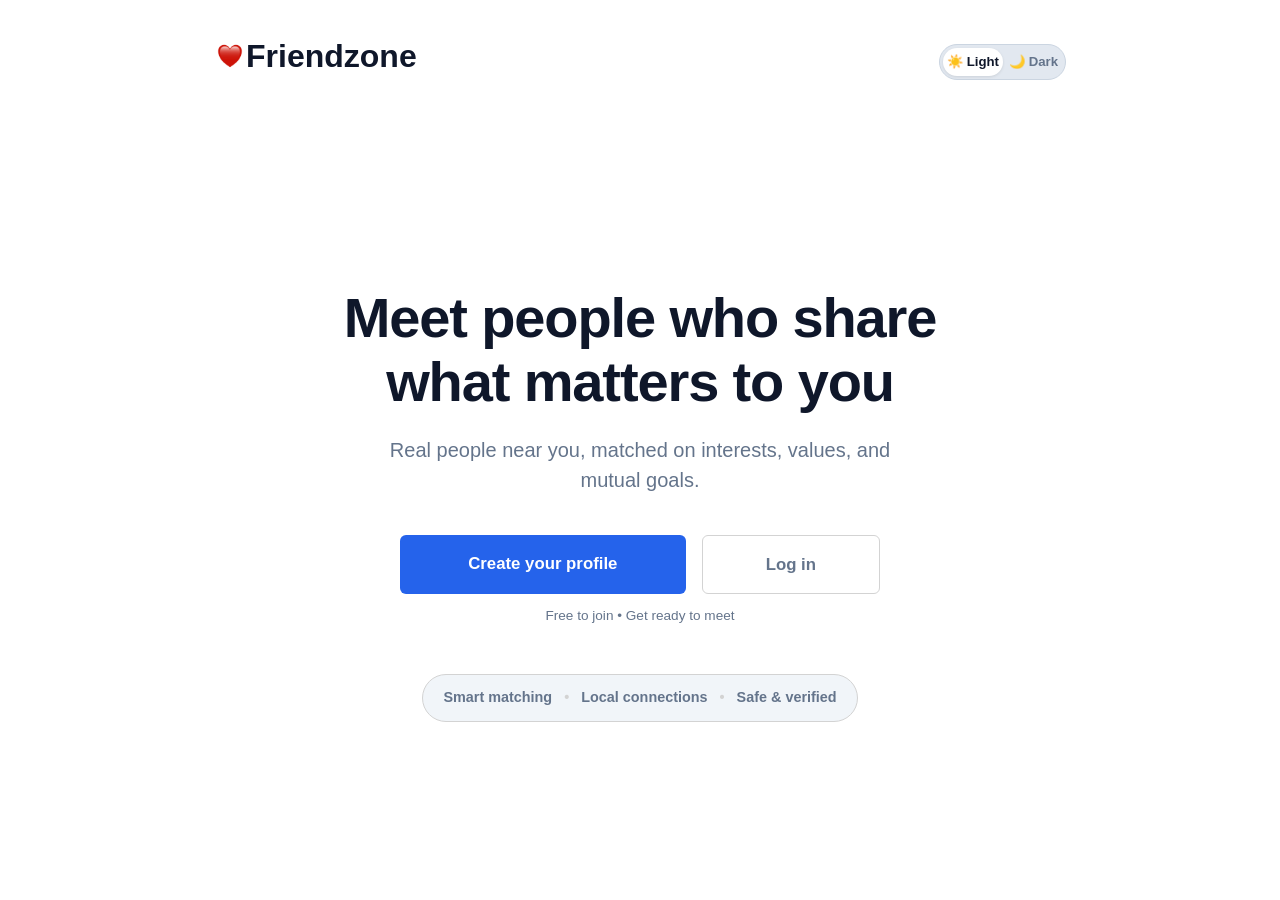
<file: index.html>
<!DOCTYPE html>
<html lang="en">
<head>
  <meta charset="UTF-8">
  <meta name="viewport" content="width=device-width, initial-scale=1.0">
  <title>Welcome page</title>
  <link rel="stylesheet" href="styles.css">
  <link rel="stylesheet" href="index.css">
</head>
<body>
  <input type="checkbox" id="theme-toggle" class="theme-toggle-checkbox" aria-label="theme toggle">

  <div class="page-container main-page-container">
    <header class="top-bar">
      <div class="brand">
        <img src="images/logo.png.webp" alt="logo" class="brand-logo">
        <span class="brand-name">Friendzone</span>
      </div>

      <label for="theme-toggle" class="theme-toggle-button">
        <span class="theme-option light-opt">☀️ Light</span>
        <span class="theme-option dark-opt">🌙 Dark</span>
      </label>
    </header>

    <main id="main-content" class="main">
      <div class="main-wrapper">
        <h1 class="main-title">Meet people who share what matters to you</h1>
        <p class="main-description">Real people near you, matched on interests, values, and mutual goals.</p>

        <div class="actions">
          <a href="sign-up.html" class="button button-primary action-main">Create your profile</a>
          <a href="#" class="button button-secondary action-login">Log in</a>
        </div>

        <p class="subtext">Free to join • Get ready to meet</p>

        <div class="features">
          <span>Smart matching</span>
          <span class="dot">•</span>
          <span>Local connections</span>
          <span class="dot">•</span>
          <span>Safe & verified</span>
        </div>
      </div>
    </main>
  </div>

</body>
</html>
</file>
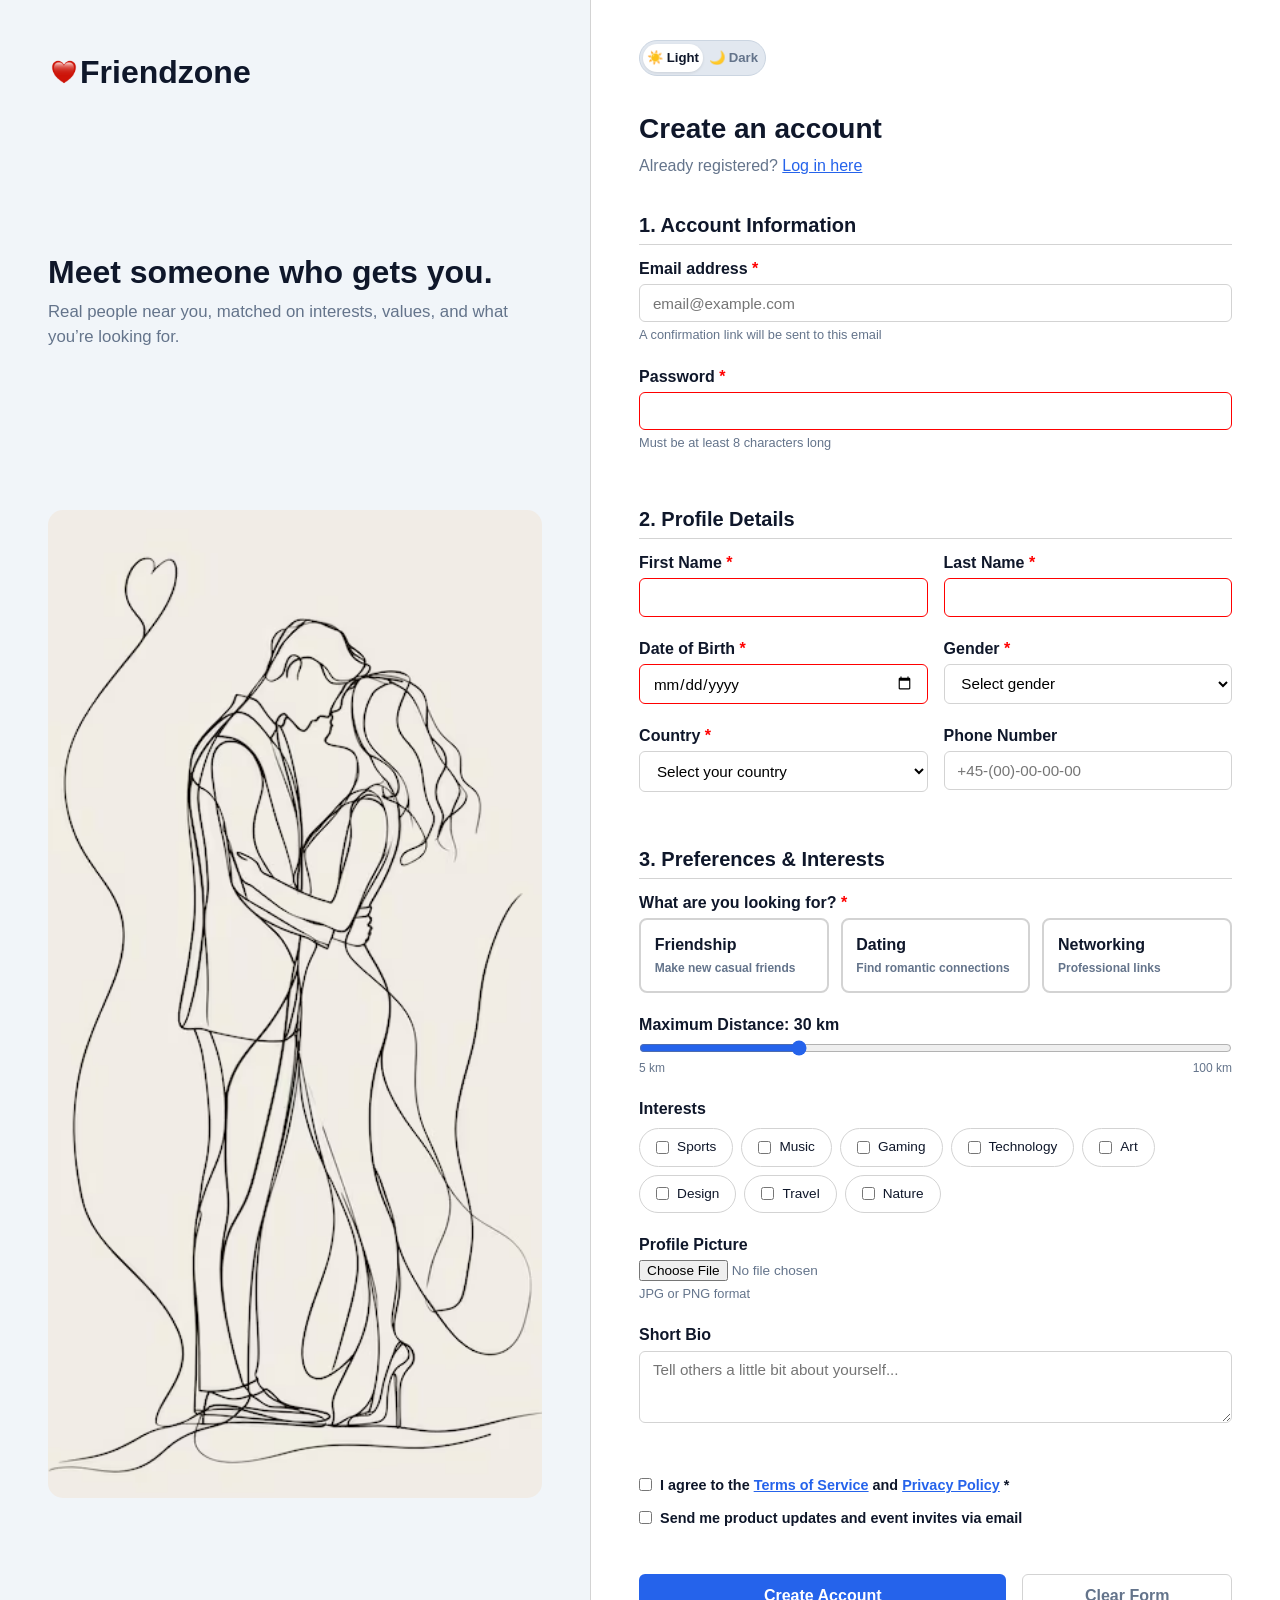
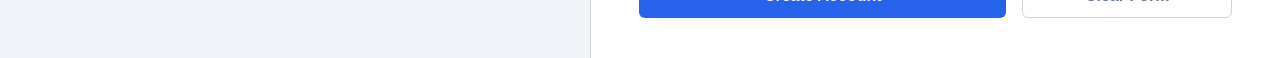
<file: sign-up.html>
<!DOCTYPE html>
<html lang="en">
<head>
  <meta charset="UTF-8">
  <meta name="viewport" content="width=device-width, initial-scale=1.0">
  <title>Create Account</title>
  <link rel="stylesheet" href="styles.css">
</head>
<body>

  <!-- theme toggle checkbox -->
  <input type="checkbox" id="theme-toggle" class="theme-toggle-checkbox" aria-label="theme toggle">

  <div class="page-container">

    <!-- left side section -->
    <aside class="left-section" aria-label="left main section">
      <div class="brand">
        <img src="images/logo.png.webp" alt="logo" class="brand-logo">
        <span class="brand-name">Friendzone</span>
      </div>

     <div class="left-content">
        <h1>Meet someone who gets you.</h1>
        <p>Real people near you, matched on interests, values, and what you’re looking for.</p>
      </div>

      <div class="left-space">
        <img src="images/aside-image1.jpg.avif" alt="image" class="left-image">
      </div>

    </aside>

    <!-- main section -->
    <main class="form-section">
      <header class="top-bar">
        <div class="brand mobile-only">
          <img src="images/logo.png.webp" alt="logo" class="brand-logo">
          <span class="brand-name">Friendzone</span>
        </div>

        <label for="theme-toggle" class="theme-toggle-button">
          <span class="theme-option light-opt">
            ☀️ Light 
          </span>
          <span class="theme-option dark-opt">
            🌙 Dark 
          </span>
        </label>
      </header>

      <section class="form-header">
        <h2>Create an account</h2>
        <p>Already registered? <a href="#">Log in here</a></p>
      </section>

      <form id="main-form" class="signup-form" action="#" method="POST" enctype="multipart/form-data">
        
        <!-- account information -->
        <fieldset class="form-group">
          <legend class="section-title">1. Account Information</legend>
          
          <div class="fields">
            <label for="email" class="required">Email address</label>
            <input type="email" id="email" name="email" placeholder="email@example.com" required aria-describedby="email-help">
            <span id="email-help" class="help-text">A confirmation link will be sent to this email</span>
          </div>

          <div class="fields">
            <label for="password" class="required">Password</label>
            <input type="password" id="password" name="password" minlength="8" required aria-describedby="password-help">
            <span id="password-help" class="help-text">Must be at least 8 characters long</span>
          </div>
        </fieldset>

        <!-- personal details -->
        <fieldset class="form-group">
          <legend class="section-title">2. Profile Details</legend>

          <div class="fields-grid">
            <div class="fields">
              <label for="first-name" class="required">First Name</label>
              <input type="text" id="first-name" name="first_name" required autocomplete="given-name">
            </div>

            <div class="fields">
              <label for="last-name" class="required">Last Name</label>
              <input type="text" id="last-name" name="last_name" required autocomplete="family-name">
            </div>
          </div>

          <div class="fields-grid">
            <div class="fields">
              <label for="dob" class="required">Date of Birth</label>
              <input type="date" id="dob" name="dob" required>
            </div>

            <div class="fields">
              <label for="gender" class="required">Gender</label>
              <select id="gender" name="gender" required>
                <option value="" disabled selected>Select gender</option>
                <option value="female">Female</option>
                <option value="male">Male</option>
                <option value="non-binary">Non-binary</option>
                <option value="other">Other / Prefer not to say</option>
              </select>
            </div>
          </div>

          <div class="fields-grid">
            <div class="fields">
              <label for="country" class="required">Country</label>
              <select id="country" name="country" required>
                <option value="" disabled selected>Select your country</option>
                <option value="DK">Denmark</option>
                <option value="SE">Sweden</option>
                <option value="NO">Norway</option>
                <option value="US">United States</option>
                <option value="UK">United Kingdom</option>
                <option value="DE">Germany</option>
                <option value="FR">France</option>
                <option value="OTHER">Other</option>
              </select>
            </div>

            <div class="fields">
              <label for="phone">Phone Number</label>
              <input type="tel" id="phone" name="phone" placeholder="+45-(00)-00-00-00" autocomplete="tel">
            </div>
          </div>
        </fieldset>

        <!-- person's interests -->
        <fieldset class="form-group">
          <legend class="section-title">3. Preferences & Interests</legend>

          <div class="fields">
            <span class="fields-label required">What are you looking for?</span>
            <div class="selections" role="selections" aria-required="true">
              <label class="selection-part">
                <input type="radio" name="goal"value="friendship" required>
                <span class="part-content">
                  <strong>Friendship</strong>
                  <small>Make new casual friends</small>
                </span>
              </label>

              <label class="selection-part">
                <input type="radio" name="goal" value="dating">
                <span class="part-content">
                  <strong>Dating</strong>
                  <small>Find romantic connections</small>
                </span>
              </label>

              <label class="selection-part">
                <input type="radio" name="goal" value="networking">
                <span class="part-content">
                  <strong>Networking</strong>
                  <small>Professional links</small>
                </span>
              </label>
            </div>
          </div>

          <div class="fields">
            <label for="distance-range">Maximum Distance: <output id="range-val">30</output> km</label>
            <input type="range" id="distance-range" name="distance" min="5" max="100" value="30" step="5" oninput="document.getElementById('range-val').value = this.value">
            <div class="range-elements">
              <span>5 km</span>
              <span>100 km</span>
            </div>
          </div>

          <div class="fields">
            <span class="fields-label">Interests</span>
            <div class="checkbox-grid">
              <label class="checkbox-set"><input type="checkbox" name="interests" value="sports"> Sports</label>
              <label class="checkbox-set"><input type="checkbox" name="interests" value="music"> Music</label>
              <label class="checkbox-set"><input type="checkbox" name="interests" value="gaming"> Gaming</label>
              <label class="checkbox-set"><input type="checkbox" name="interests" value="tech"> Technology</label>
              <label class="checkbox-set"><input type="checkbox" name="interests" value="art"> Art</label>
              <label class="checkbox-set"><input type="checkbox" name="interests" value="design"> Design</label>
              <label class="checkbox-set"><input type="checkbox" name="interests" value="travel"> Travel</label>
              <label class="checkbox-set"><input type="checkbox" name="interests" value="nature"> Nature</label>

            </div>
          </div>

          <div class="fields">
            <label for="avatar">Profile Picture</label>
            <input type="file" id="avatar" name="avatar" accept="image/png, image/jpeg">
            <span class="help-text">JPG or PNG format</span>
          </div>

          <div class="fields">
            <label for="bio">Short Bio</label>
            <textarea id="bio" name="bio" rows="3" placeholder="Tell others a little bit about yourself..."></textarea>
          </div>
        </fieldset>

        <fieldset class="form-group">
          <label class="checkbox-container">
            <input type="checkbox" name="terms" required>
            <span>I agree to the <a href="#">Terms of Service</a> and <a href="#">Privacy Policy</a> *</span>
          </label>

          <label class="checkbox-container">
            <input type="checkbox" name="newsletter">
            <span>Send me product updates and event invites via email</span>
          </label>
        </fieldset>

        <!-- buttons -->
        <div class="form-actions">
          <button type="submit" class="button button-primary">Create Account</button>
          <button type="reset" class="button button-secondary">Clear Form</button>
        </div>

      </form>
    </main>
  </div>

</body>
</html>
</file>
<file: styles.css>
:root {
  /* colors - light theme */
  --bg: white;
  --bg-left: #f1f5f9;
  --text-main: #0f172a;
  --text-minor: #64748b;
  --border-color: lightgray;
  --border-color-active: #2563eb;
  
  /* colors - interactive */
  --primary-color: #2563eb;
  --primary-color-hover: #1d4ed8;

  /* colors - other interactives */
  --other-hover-bg: #eff6ff;
  --other-hover-border: #3b82f6;
  --other-hover-text: #1e3a8a;

  /* toggle button */
  --t-button-bg: #e2e8f0;
  --t-button-border: #cbd5e1;
  --t-button-active-bg: white;
  --t-button-active-text: #0f172a;

  /* other */
  --input-bg: white;
  --input-text: black;
  
  /* focus color */
  --focus-color: 0 0 0 3px rgba(32, 93, 224, 0.35);

  /* fonts */
  --font-sans: sans-serif;
}

/* colors for dark theme */
#theme-toggle:checked ~ .page-container {
  --bg: #1e293b;
  --bg-left: #182232;
  --text-main: #f8fafc;
  --text-minor: #94a3b8;
  --border-color: #334155;
  --border-color-active: #60a5fa;

  --primary-color: #3b82f6;
  --primary-color-hover: #2563eb;

  --other-hover-bg: #1e3a8a;
  --other-hover-border: #60a5fa;
  --other-hover-text: white;

  --t-button-bg: #334155;
  --t-button-border: #475569;
  --t-button-active-bg: #0f172a;
  --t-button-active-text: #f8fafc;

  --input-bg: #0f172a;
  --input-text: #f8fafc;
}

/* main styles */
* {
  box-sizing: border-box;
  margin: 0;
  padding: 0;
}

body {
  font-family: var(--font-sans);
  background-color: var(--bg);
  color: var(--text-main);
  line-height: 1.5;
  min-height: 100vh;
  transition: background-color 0.25s ease, color 0.25s ease;
}

body:has(#theme-toggle:checked) {
  background-color: #0f172a;
}

.theme-toggle-checkbox {
  position: absolute;
  opacity: 0;
  pointer-events: none;
}

/* page container styles */
.page-container {
  display: flex;
  min-height: 100vh;
  width: 100%;
}

.left-section {
  flex: 1;
  background-color: var(--bg-left);
  padding: 3rem;
  display: flex;
  flex-direction: column;
  justify-content: space-between;
  border-right: 1px solid var(--border-color);
}

.form-section {
  flex: 1.2;
  background-color: var(--bg);
  padding: 2.5rem 3rem;
  max-width: 760px;
  overflow-y: auto;
}

/* brand name and logo*/
.brand {
  display: flex;
  align-items: center;
  font-weight: 700;
  font-size: 1.25rem;
  color: var(--text-main);
}

.brand-logo {
  width: 32px;
  height: 32px;
  object-fit: contain;
  margin-bottom: 0.75rem;
}

.brand-name {
  font-family: var(--font-sans);
  font-size: 2rem;
  padding-bottom: 0.75rem;
}

.top-bar {
  display: flex;
  justify-content: space-between;
  align-items: center;
  margin-bottom: 2rem;
}

.mobile-only {
  display: none;
}

.theme-toggle-button {
  display: inline-flex;
  background-color: var(--t-button-bg);
  border: 1px solid var(--t-button-border);
  border-radius: 20px;
  padding: 3px;
  cursor: pointer;
  user-select: none;
  gap: 2px;
}

.theme-option {
  display: flex;
  align-items: center;
  gap: 6px;
  padding: 4px 4px;
  border-radius: 20px;
  font-size: 0.825rem;
  font-weight: 600;
  color: var(--text-minor);
  transition: all 0.2s ease;
}

/* chechbox states */
.light-opt {
  background-color: var(--t-button-active-bg);
  color: var(--t-button-active-text);
  box-shadow: 0 1px 3px rgba(0,0,0,0.1);
}

#theme-toggle:checked ~ .page-container .light-opt {
  background-color: transparent;
  color: var(--text-minor);
  box-shadow: none;
}

#theme-toggle:checked ~ .page-container .dark-opt {
  background-color: var(--t-button-active-bg);
  color: var(--t-button-active-text);
  
  box-shadow: 0 1px 3px rgba(0,0,0,0.2);
}

/* left-side space */
.left-space {
  aspect-ratio: 1.5/3;
  border-radius: 15px;
  overflow: hidden;
  background-color: var(--border-color);
  display: flex;
  align-items: center;
  justify-content: center;
  margin-bottom: 7rem;

}

.left-image{
  width: 100%;
  height: 100%;
  object-fit: cover;
}

.left-content h1 {
  font-size: 2rem;
  margin-bottom: 0.5rem;
  line-height: 1.2;
  color: var(--text-main);
}

.left-content p {
  color: var(--text-minor);
  font-size: 1.05rem;
  margin-bottom: 1rem;
}

/* header and fields styles */
.form-header {
  margin-bottom: 2rem;
}

.form-header h2 {
  font-size: 1.75rem;
  font-weight: 800;
  margin-bottom: 0.25rem;
  color: var(--text-main);
}

.form-header p {
  color: var(--text-minor);
}

.form-header a, .checkbox-container a {
  color: var(--primary-color);
  text-decoration: underline;
}

.form-group {
  border: none;
  margin-bottom: 2rem;
}

.section-title {
  font-size: 1.25rem;
  font-weight: 650;
  margin-bottom: 0.75rem;
  color: var(--text-main);
  border-bottom: 1px solid var(--border-color);
  padding-bottom: 0.25rem;
  width: 100%;
}

.fields {
  display: flex;
  flex-direction: column;
  gap: 0.2rem;
  margin-bottom: 1.25rem;
}

.fields-grid {
  display: grid;
  grid-template-columns: 1fr 1fr;
  gap: 1rem;
}

label, .fields-label {
  font-size: 1rem;
  font-weight: 600;
  color: var(--text-main);
}

.required::after {
  content: " *";
  color: red;
}

.help-text {
  font-size: 0.8rem;
  color: var(--text-minor);
}

/* input */
input[type="text"],
input[type="email"],
input[type="password"],
input[type="tel"],
input[type="date"],
select,
textarea {
  width: 100%;
  padding: 0.6rem 0.8rem;
  border: 1.5px solid var(--border-color);
  border-radius: 6px;
  background-color: var(--input-bg);
  color: var(--input-text);
  font-family: inherit;
  font-size: 0.95rem;
  transition: border-color 0.2s ease, box-shadow 0.2s ease;
}

input:focus, select:focus, textarea:focus {
  outline: none;
  border-color: var(--border-color-active);
  box-shadow: var(--focus-color);
}

input:required:invalid:not(:placeholder-shown) {
  border-color: red;
}

/* buttons*/
.selections {
  display: grid;
  grid-template-columns: repeat(auto-fit, minmax(160px, 1fr));
  gap: 0.75rem;
}

.selectin-part{
  position: relative;
  display: flex;
  cursor: pointer;
}

.selection-part input[type="radio"] {
  position: absolute;
  opacity: 0;
  width: 0;
  height: 0;
}

.selection-part .part-content {
  display: flex;
  flex-direction: column;
  width: 100%;
  padding: 0.85rem;
  background-color: var(--bg);
  border: 2px solid var(--border-color);
  border-radius: 8px;
  transition: all 0.2s ease;
}

.part-content big {
  font-size: 1rem;
  color: var(--text-main);
}

.part-content small {
  font-size: 0.75rem;
  color: var(--text-minor);
  margin-top: 0.1rem;
}

/* active and checked states */
.selection-part:hover .part-content {
  background-color: var(--other-hover-bg);
  border-color: var(--other-hover-border);
}

.selection-part:hover .part-content big,
.selection-part:hover .part-content small {
  color: var(--other-hover-text);
}

.selection-part input[type="radio"]:checked + .part-content {
  background-color: var(--primary-color);
  border-color: var(--primary-color);
}

.selection-part input[type="radio"]:checked + .part-content big,
.selection-part input[type="radio"]:checked + .part-content small {
  color: #ffffff;
}

.selection-part input[type="radio"]:focus-visible + .part-content {
  box-shadow: var(--focus-color);
}

/* range style */
input[type="range"] {
  width: 100%;
  accent-color: var(--primary-color);
  cursor: pointer;
}

.range-elements {
  display: flex;
  justify-content: space-between;
  font-size: 0.75rem;
  color: var(--text-minor);
}

/* checkbox styles */
.checkbox-grid {
  display: flex;
  flex-wrap: wrap;
  gap: 0.5rem;
  margin-top: 0.25rem;
}

.checkbox-set {
  display: inline-flex;
  align-items: center;
  gap: 0.5rem;
  padding: 0.5rem 1rem;
  background-color: var(--input-bg);
  border: 1px solid var(--border-color);
  border-radius: 20px;
  font-size: 0.85rem;
  font-weight: 500;
  cursor: pointer;
}

.checkbox-set input[type="checkbox"] {
  accent-color: var(--primary-color);
}

.checkbox-container {
  display: flex;
  align-items: flex-start;
  gap: 0.5rem;
  font-size: 0.9rem;
  margin-bottom: 0.75rem;
  cursor: pointer;
}

.checkbox-container input[type="checkbox"] {
  margin-top: 3px;
  accent-color: var(--primary-color);
}

/* profile picture */
input[type="file"] {
  font-size: 0.85rem;
  color: var(--text-minor);
}

/* buttons */
.form-actions {
  display: flex;
  gap: 1rem;
  margin-top: 1rem;
}

.button {
  padding: 0.75rem 1.5rem;
  font-size: 1rem;
  font-weight: 600;
  border-radius: 6px;
  border: none;
  cursor: pointer;
  transition: background-color 0.2s ease, opacity 0.2s ease;
}

.button-primary {
  background-color: var(--primary-color);
  color: white;
  flex: 2;
}

.button-primary:hover {
  background-color: var(--primary-color-hover);
}

.button-secondary {
  background-color: transparent;
  color: var(--text-minor);
  border: 1px solid var(--border-color);
  flex: 1;
}

.button-secondary:hover {
  background-color: var(--other-hover-bg);
  color: var(--text-main);
}

.button:focus-visible {
  outline: none;
  box-shadow: var(--focus-color);
}

/* mobyle styles */
@media (max-width: 900px) {
  .page-container {
    flex-direction: column;
  }
  .left-section {
    display: none;
  }
  .form-section {
    max-width: 100%;
    padding: 1.5rem;
  }

  .mobile-only {
    display: flex;
  }
}

@media (max-width: 600px) {
  .fields-grid {
    grid-template-columns: 1fr;
  }
}
</file>
<file: index.css>
/* main page container layout */
.main-page-container {
  flex-direction: column;
  max-width: 900px;
  margin: 0 auto;
  padding: 0 1.5rem;
  min-height: 100vh;
}

.main {
  flex: 1;
  display: flex;
  align-items: center;
  justify-content: center;
  padding: 2rem 0 5rem 0;
}

.main-wrapper {
  display: flex;
  flex-direction: column;
  align-items: center;
  text-align: center;
  max-width: 650px;
  margin: 0 auto;
}

.main-title {
  font-size: 3.5rem;
  font-weight: 800;
  line-height: 1.15;
  color: var(--text-main);
  margin-bottom: 1.25rem;
  letter-spacing: -0.02em;
}

.main-description {
  font-size: 1.25rem;
  color: var(--text-minor);
  line-height: 1.5;
  margin-bottom: 2.5rem;
  max-width: 560px;
}

/* brand name and logo */
.top-bar {
  display: flex;
  justify-content: space-between;
  align-items: center;
  padding: 2rem 0;
}

/* actions settings */
.actions {
  display: flex;
  gap: 1rem;
  width: 100%;
  max-width: 480px;
  margin-bottom: 0.75rem;
}

.action-main {
  flex: 1.8;
  text-decoration: none;
  text-align: center;
  padding: 1rem 1.25rem;
  font-size: 1.05rem;
}

.action-login {
  flex: 1;
  text-decoration: none;
  text-align: center;
  padding: 1rem 1.25rem;
  font-size: 1.05rem;
}

.subtext {
  font-size: 0.85rem;
  color: var(--text-minor);
  margin-bottom: 3rem;
}

/* features */
.features {
  display: flex;
  align-items: center;
  justify-content: center;
  gap: 0.75rem;
  font-size: 0.9rem;
  font-weight: 600;
  color: var(--text-minor);
  background-color: var(--bg-left);
  padding: 0.75rem 1.25rem;
  border-radius: 30px;
  border: 1px solid var(--border-color);
}

.dot {
  color: var(--border-color);
}

/* mobile styles */
@media (max-width: 768px) {
  .main-title {
    font-size: 2.5rem;
  }

  .main-description {
    font-size: 1.1rem;
  }
}

@media (max-width: 500px) {
  .actions {
    flex-direction: column;
    max-width: 100%;
  }

  .cta-main, .cta-login {
    width: 100%;
  }

  .top-bar {
    padding: 1.25rem 0;
  }

  .main-title {
    font-size: 2rem;
  }

  .features {
    flex-direction: column;
    gap: 0.4rem;
    border-radius: 16px;
    padding: 1rem;
  }

  .dot {
    display: none;
    margin: 1rem;
  }
}
</file>
